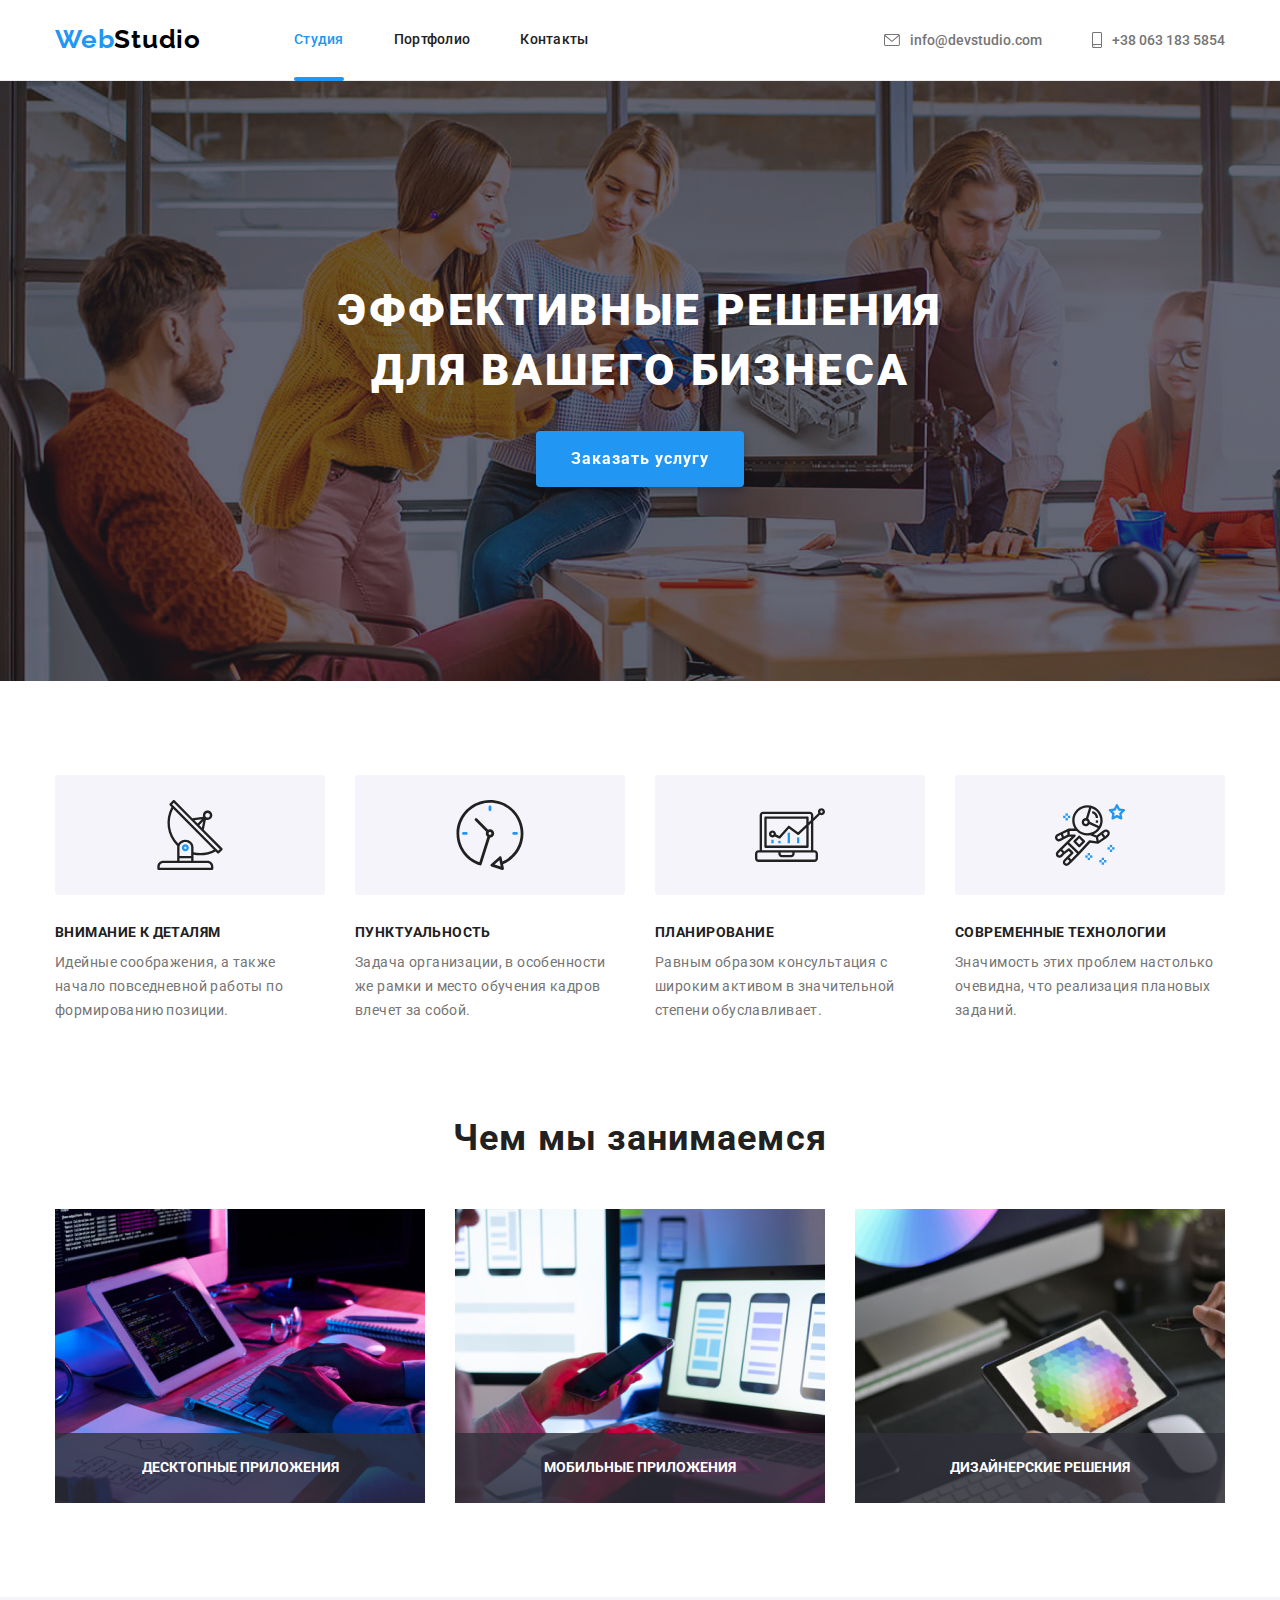
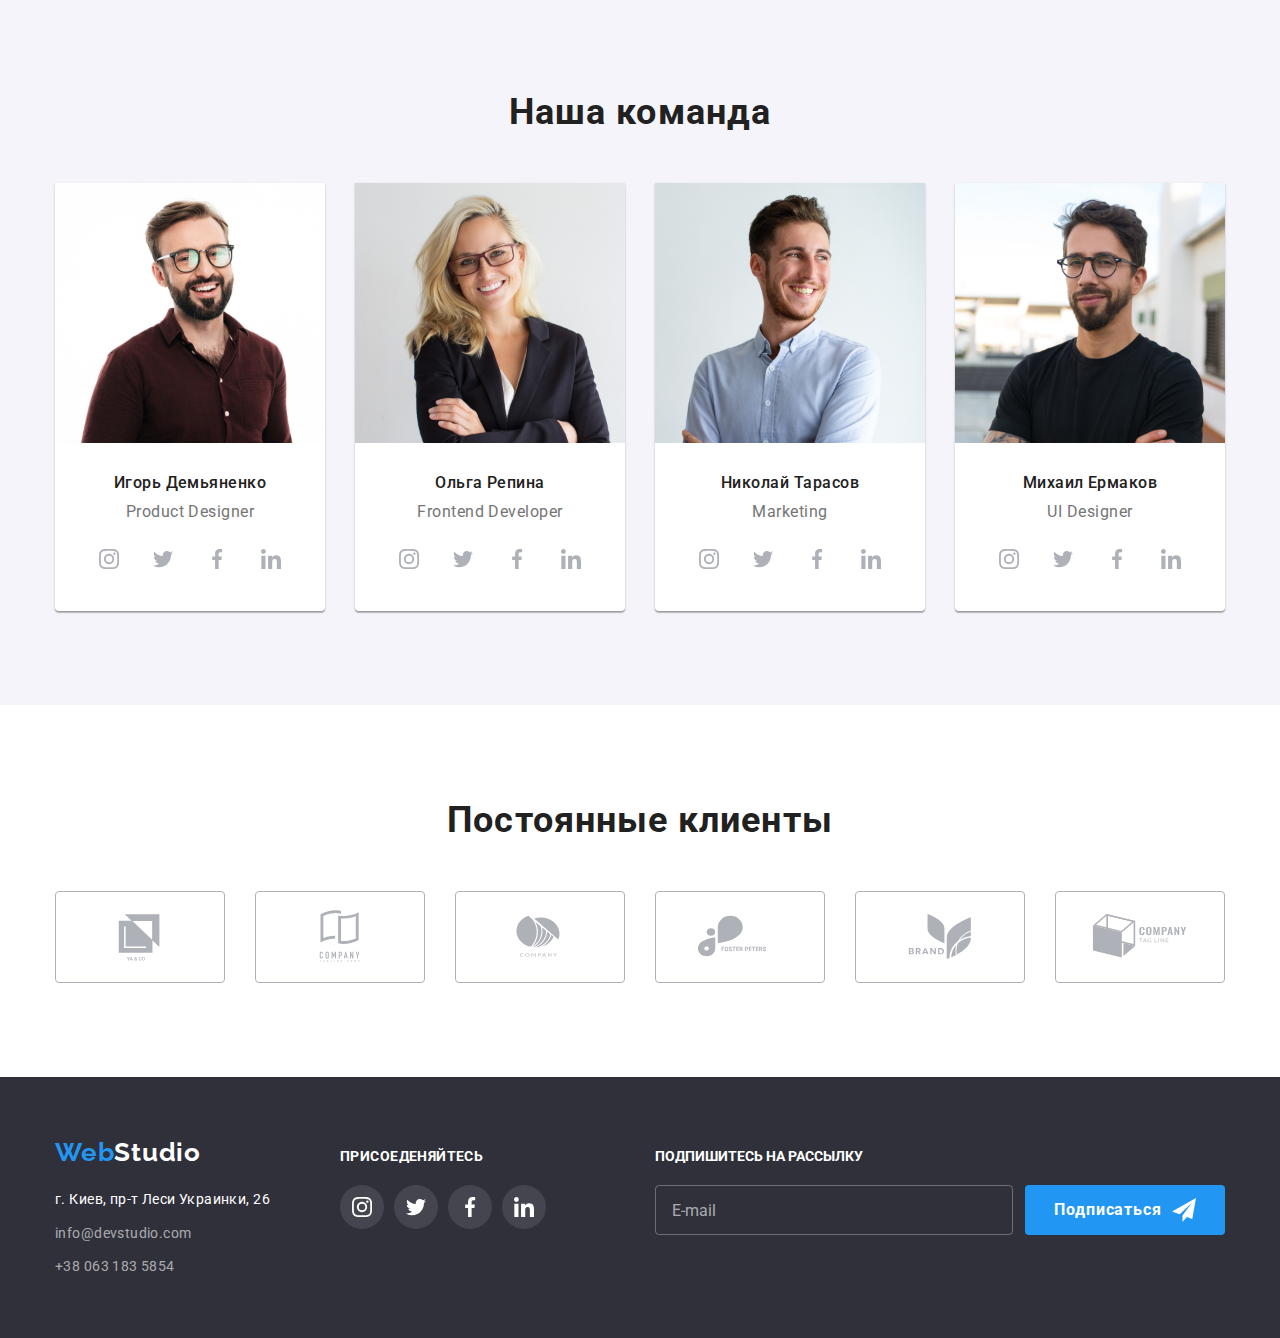
<file: index.html>
<!DOCTYPE html>
<html lang="ru">
  <head>
    <meta charset="UTF-8" />
    <meta http-equiv="X-UA-Compatible" content="IE=edge" />
    <meta name="viewport" content="width=device-width, initial-scale=1.0" />
    <title>Студия</title>
    <link
      rel="stylesheet"
      href="https://cdn.jsdelivr.net/npm/modern-normalize@1.1.0/modern-normalize.min.css"
    />
    <link rel="preconnect" href="https://fonts.googleapis.com" />
    <link rel="preconnect" href="https://fonts.gstatic.com" crossorigin />
    <link
      href="https://fonts.googleapis.com/css2?family=Raleway:wght@700&family=Roboto:wght@400;500;700;900&display=swap"
      rel="stylesheet"
    />
    <link rel="stylesheet" href="./css/main.min.css" />
  </head>
  <body>
    <!-- Header -->
    <header class="header">
      <div class="header__container container">
        <nav class="all-nav">
          <a class="logo-header" href="./index.html"
            >Web<span class="logo-header__accent">Studio</span></a
          >
          <ul class="site-nav">
            <li class="site-nav__item">
              <a class="site-nav__link site-nav__link--current" href="./index.html"
                >Студия</a
              >
            </li>
            <li class="site-nav__item">
              <a class="site-nav__link" href="./portfolio.html">Портфолио</a>
            </li>
            <li class="site-nav__item">
              <a class="site-nav__link" href="./box.html">Контакты</a>
            </li>
          </ul>
        </nav>
        <ul class="contact-nav">
          <li class="contact-nav__item">
            <a class="contact-nav__link" href="info@devstudio.com">
              <svg class="contact-nav__icon" width="16" height="12">
                <use href="./images/sprite.svg#envelope"></use>
              </svg>
              info@devstudio.com</a
            >
          </li>
          <li class="contact-nav__item">
            <a class="contact-nav__link" href="+380631835854">
              <svg class="contact-nav__icon" width="10" height="16">
                <use href="./images/sprite.svg#smartphone"></use>
              </svg>
              +38 063 183 5854</a
            >
          </li>
        </ul>
      </div>
    </header>

    <!-- Main -->
    <main>
      <!-- Hero -->
      <section class="hero">
        <div class="container">
          <h1 class="hero__title">Эффективные решения<br />для вашего бизнеса</h1>
          <button class="btn" type="button" data-modal-open>Заказать услугу</button>
        </div>
      </section>
      <!-- Модальное окно -->
      <div class="backdrop is-hidden" data-modal>
        <div class="modal">
          <button class="close-btn" type="button" data-modal-close aria-label="Закрыть">
            <svg class="close-btn__icon" width="18" height="18">
              <use href="./images/sprite.svg#close-btn"></use>
            </svg>
          </button>
          <!-- Форма -->
          <b class="modal__title">Оставьте свои данные, мы вам перезвоним</b>
          <form class="contact-form">
            <label class="contact-form__field">
              <span class="contact-form__label">Имя</span>
              <span class="contact-form__input-container">
                <input class="contact-form__input" name="name" type="text" />
                <svg class="contact-form__input-icon" width="18px" height="18px">
                  <use href="./images/sprite.svg#person"></use>
                </svg>
              </span>
            </label>

            <label class="contact-form__field">
              <span class="contact-form__label">Телефон</span>
              <span class="contact-form__input-container">
                <input class="contact-form__input" name="phone" type="tel" />
                <svg class="contact-form__input-icon" width="18px" height="18px">
                  <use href="./images/sprite.svg#phone"></use>
                </svg>
              </span>
            </label>

            <label class="contact-form__field">
              <span class="contact-form__label">Почта</span>
              <span class="contact-form__input-container">
                <input class="contact-form__input" name="email" type="email" />
                <svg class="contact-form__input-icon" width="18px" height="18px">
                  <use href="./images/sprite.svg#email"></use>
                </svg>
              </span>
            </label>

            <label class="contact-form__field contact-form__field--margin_bottom">
              <span class="contact-form__label">Комментарий</span>
              <textarea
                class="contact-form__comments"
                name="comments"
                placeholder="Введите текст"
              ></textarea>
            </label>

            <label class="contact-form__checkbox">
              <span class="contact-form__checkbox-container">
                <input
                  class="contact-form__main-checkbox"
                  name="agreement"
                  type="checkbox"
                />
                <svg
                  class="contact-form__inner-checkbox checkbox-icon-checked"
                  width="16px"
                  height="15px"
                >
                  <use href="./images/sprite.svg#check"></use>
                </svg>
                <span class="contact-form__outer-checkbox checkbox-icon-unchecked"></span>
              </span>
              <span class="contact-form__checkbox-label">
                Сошлашаюсь с рассылкой и принимаю
                <a
                  class="contact-form__checkbox-label-link"
                  href=""
                  target="_blank"
                  rel="noopener noreferrer"
                >
                  Условия договора</a
                >
              </span>
            </label>

            <button class="btn" type="submit">Отправить</button>
          </form>
        </div>
      </div>
      <!-- Особенности -->
      <section class="features">
        <div class="container">
          <h2 class="visually-hidden">Особенности</h2>
          <ul class="features__list">
            <li class="features__item features__icon-antenna">
              <h3 class="features__title">Внимание к деталям</h3>
              <p class="features__text">
                Идейные соображения, а также начало повседневной работы по формированию
                позиции.
              </p>
            </li>

            <li class="features__item features__icon-clock">
              <h3 class="features__title">Пунктуальность</h3>
              <p class="features__text">
                Задача организации, в особенности же рамки и место обучения кадров влечет
                за собой.
              </p>
            </li>

            <li class="features__item features__icon-diagram">
              <h3 class="features__title">Планирование</h3>
              <p class="features__text">
                Равным образом консультация с широким активом в значительной степени
                обуславливает.
              </p>
            </li>

            <li class="features__item features__icon-astronaut">
              <h3 class="features__title">Современные технологии</h3>
              <p class="features__text">
                Значимость этих проблем настолько очевидна, что реализация плановых
                заданий.
              </p>
            </li>
          </ul>
        </div>
      </section>

      <!-- What are we doing -->
      <section class="work">
        <div class="container">
          <h2 class="work__title">Чем мы занимаемся</h2>
          <ul class="work__list">
            <li class="work__item">
              <img
                src="./images/what-are-we-doing/img-1.jpg"
                alt="keyboard"
                width="370"
                height="294"
              />
              <p class="work__caption">Десктопные приложения</p>
            </li>

            <li class="work__item">
              <img
                src="./images/what-are-we-doing/img-2.jpg"
                alt="mobile"
                width="370"
                height="294"
              />
              <p class="work__caption">Мобильные приложения</p>
            </li>

            <li class="work__item">
              <img
                src="./images/what-are-we-doing/img-3.jpg"
                alt="tablet"
                width="370"
                height="294"
              />
              <p class="work__caption">Дизайнерские решения</p>
            </li>
          </ul>
        </div>
      </section>

      <!-- Team -->
      <section class="team">
        <div class="container">
          <h2 class="team__title">Наша команда</h2>
          <ul class="team__list">
            <li class="team-card">
              <img
                src="./images/team-section/img-4.jpg"
                alt="Product Designer"
                width="270"
                height="260"
              />
              <div class="team-card__text">
                <h3 class="team-card__name">Игорь Демьяненко</h3>
                <p class="team-card__skill" lang="en">Product Designer</p>
                <ul class="team-card__list">
                  <li class="team-card__item">
                    <a
                      class="team-card__link"
                      href=""
                      target="_blank"
                      rel="noopener noreferrer"
                      aria-label="иконка instagram"
                    >
                      <svg class="team-card__icon" width="20" height="20">
                        <use href="./images/sprite.svg#instagram"></use>
                      </svg>
                    </a>
                  </li>
                  <li class="team-card__item">
                    <a
                      class="team-card__link"
                      href=""
                      target="_blank"
                      rel="noopener noreferrer"
                      aria-label="иконка twitter"
                    >
                      <svg class="team-card__icon" width="20" height="20">
                        <use href="./images/sprite.svg#twitter"></use>
                      </svg>
                    </a>
                  </li>
                  <li class="team-card__item">
                    <a
                      class="team-card__link"
                      href=""
                      target="_blank"
                      rel="noopener noreferrer"
                      aria-label="иконка facebook"
                    >
                      <svg class="team-card__icon" width="20" height="20">
                        <use href="./images/sprite.svg#facebook"></use>
                      </svg>
                    </a>
                  </li>
                  <li class="team-card__item">
                    <a
                      class="team-card__link"
                      href=""
                      target="_blank"
                      rel="noopener noreferrer"
                      aria-label="иконка linkedin"
                    >
                      <svg class="team-card__icon" width="20" height="20">
                        <use href="./images/sprite.svg#linkedin"></use>
                      </svg>
                    </a>
                  </li>
                </ul>
              </div>
            </li>
            <li class="team-card">
              <img
                src="./images/team-section/img-5.jpg"
                alt="Frontend Developer"
                width="270"
                height="260"
              />
              <div class="team-card__text">
                <h3 class="team-card__name">Ольга Репина</h3>
                <p class="team-card__skill" lang="en">Frontend Developer</p>
                <ul class="team-card__list">
                  <li class="team-card__item">
                    <a
                      class="team-card__link"
                      href=""
                      target="_blank"
                      rel="noopener noreferrer"
                      aria-label="иконка instagram"
                    >
                      <svg class="team-card__icon" width="20" height="20">
                        <use href="./images/sprite.svg#instagram"></use>
                      </svg>
                    </a>
                  </li>
                  <li class="team-card__item">
                    <a
                      class="team-card__link"
                      href=""
                      target="_blank"
                      rel="noopener noreferrer"
                      aria-label="иконка twitter"
                    >
                      <svg class="team-card__icon" width="20" height="20">
                        <use href="./images/sprite.svg#twitter"></use>
                      </svg>
                    </a>
                  </li>
                  <li class="team-card__item">
                    <a
                      class="team-card__link"
                      href=""
                      target="_blank"
                      rel="noopener noreferrer"
                      aria-label="иконка facebook"
                    >
                      <svg class="team-card__icon" width="20" height="20">
                        <use href="./images/sprite.svg#facebook"></use>
                      </svg>
                    </a>
                  </li>
                  <li class="team-card__item">
                    <a
                      class="team-card__link"
                      href=""
                      target="_blank"
                      rel="noopener noreferrer"
                      aria-label="иконка linkedin"
                    >
                      <svg class="team-card__icon" width="20" height="20">
                        <use href="./images/sprite.svg#linkedin"></use>
                      </svg>
                    </a>
                  </li>
                </ul>
              </div>
            </li>
            <li class="team-card">
              <img
                src="./images/team-section/img-6.jpg"
                alt="Marketing"
                width="270"
                height="260"
              />
              <div class="team-card__text">
                <h3 class="team-card__name">Николай Тарасов</h3>
                <p class="team-card__skill" lang="en">Marketing</p>
                <ul class="team-card__list">
                  <li class="team-card__item">
                    <a
                      class="team-card__link"
                      href=""
                      target="_blank"
                      rel="noopener noreferrer"
                      aria-label="иконка instagram"
                    >
                      <svg class="team-card__icon" width="20" height="20">
                        <use href="./images/sprite.svg#instagram"></use>
                      </svg>
                    </a>
                  </li>
                  <li class="team-card__item">
                    <a
                      class="team-card__link"
                      href=""
                      target="_blank"
                      rel="noopener noreferrer"
                      aria-label="иконка twitter"
                    >
                      <svg class="team-card__icon" width="20" height="20">
                        <use href="./images/sprite.svg#twitter"></use>
                      </svg>
                    </a>
                  </li>
                  <li class="team-card__item">
                    <a
                      class="team-card__link"
                      href=""
                      target="_blank"
                      rel="noopener noreferrer"
                      aria-label="иконка facebook"
                    >
                      <svg class="team-card__icon" width="20" height="20">
                        <use href="./images/sprite.svg#facebook"></use>
                      </svg>
                    </a>
                  </li>
                  <li class="team-card__item">
                    <a
                      class="team-card__link"
                      href=""
                      target="_blank"
                      rel="noopener noreferrer"
                      aria-label="иконка linkedin"
                    >
                      <svg class="team-card__icon" width="20" height="20">
                        <use href="./images/sprite.svg#linkedin"></use>
                      </svg>
                    </a>
                  </li>
                </ul>
              </div>
            </li>
            <li class="team-card">
              <img
                src="./images/team-section/img-7.jpg"
                alt="UI Designer"
                width="270"
                height="260"
              />
              <div class="team-card__text">
                <h3 class="team-card__name">Михаил Ермаков</h3>
                <p class="team-card__skill" lang="en">UI Designer</p>
                <ul class="team-card__list">
                  <li class="team-card__item">
                    <a
                      class="team-card__link"
                      href=""
                      target="_blank"
                      rel="noopener noreferrer"
                      aria-label="иконка instagram"
                    >
                      <svg class="team-card__icon" width="20" height="20">
                        <use href="./images/sprite.svg#instagram"></use>
                      </svg>
                    </a>
                  </li>
                  <li class="team-card__item">
                    <a
                      class="team-card__link"
                      href=""
                      target="_blank"
                      rel="noopener noreferrer"
                      aria-label="иконка twitter"
                    >
                      <svg class="team-card__icon" width="20" height="20">
                        <use href="./images/sprite.svg#twitter"></use>
                      </svg>
                    </a>
                  </li>
                  <li class="team-card__item">
                    <a
                      class="team-card__link"
                      href=""
                      target="_blank"
                      rel="noopener noreferrer"
                      aria-label="иконка facebook"
                    >
                      <svg class="team-card__icon" width="20" height="20">
                        <use href="./images/sprite.svg#facebook"></use>
                      </svg>
                    </a>
                  </li>
                  <li class="team-card__item">
                    <a
                      class="team-card__link"
                      href=""
                      target="_blank"
                      rel="noopener noreferrer"
                      aria-label="иконка linkedin"
                    >
                      <svg class="team-card__icon" width="20" height="20">
                        <use href="./images/sprite.svg#linkedin"></use>
                      </svg>
                    </a>
                  </li>
                </ul>
              </div>
            </li>
          </ul>
        </div>
      </section>

      <!-- Постоянные клиенты -->
      <section class="clients">
        <div class="container">
          <h2 class="title-clients">Постоянные клиенты</h2>
          <ul class="ul-clients">
            <li class="client">
              <a class="link-client" href="">
                <svg class="icon-client" width="106" height="60">
                  <use href="./images/sprite.svg#logo"></use>
                </svg>
              </a>
            </li>
            <li class="client">
              <a class="link-client" href="">
                <svg class="icon-client" width="106" height="60">
                  <use href="./images/sprite.svg#logo2"></use>
                </svg>
              </a>
            </li>
            <li class="client">
              <a class="link-client" href="">
                <svg class="icon-client" width="106" height="60">
                  <use href="./images/sprite.svg#logo3"></use>
                </svg>
              </a>
            </li>
            <li class="client">
              <a class="link-client" href="">
                <svg class="icon-client" width="106" height="60">
                  <use href="./images/sprite.svg#logo4"></use>
                </svg>
              </a>
            </li>
            <li class="client">
              <a class="link-client" href="">
                <svg class="icon-client" width="106" height="60">
                  <use href="./images/sprite.svg#logo5"></use>
                </svg>
              </a>
            </li>
            <li class="client">
              <a class="link-client" href="">
                <svg class="icon-client" width="106" height="60">
                  <use href="./images/sprite.svg#logo6"></use>
                </svg>
              </a>
            </li>
          </ul>
        </div>
      </section>
    </main>

    <!-- Footer -->
    <footer class="footer">
      <div class="container div-footer">
        <div class="div-contact-footer">
          <a class="logo-footer" href="./index.html"
            >Web<span class="logo-footer__accent">Studio</span></a
          >
          <address class="address">г. Киев, пр-т Леси Украинки, 26</address>
          <ul>
            <li class="li-footer">
              <a class="contact-footer" href="info@devstudio.com">info@devstudio.com</a>
            </li>
            <li class="li-footer">
              <a class="contact-footer" href="+380631835854">+38 063 183 5854</a>
            </li>
          </ul>
        </div>

        <!-- Присоеденяйтесь -->
        <div class="join">
          <h3 class="title-join">Присоеденяйтесь</h3>
          <ul class="ul-join">
            <li class="li-join">
              <a
                class="link-join"
                href=""
                target="_blank"
                rel="noopener noreferrer"
                aria-label="иконка instagram"
              >
                <svg class="icon-join" width="20" height="20">
                  <use href="./images/sprite.svg#instagram"></use>
                </svg>
              </a>
            </li>
            <li class="li-join">
              <a
                class="link-join"
                href=""
                target="_blank"
                rel="noopener noreferrer"
                aria-label="иконка twitter"
              >
                <svg class="icon-join" width="20" height="20">
                  <use href="./images/sprite.svg#twitter"></use>
                </svg>
              </a>
            </li>
            <li class="li-join">
              <a
                class="link-join"
                href=""
                target="_blank"
                rel="noopener noreferrer"
                aria-label="иконка facebook"
              >
                <svg class="icon-join" width="20" height="20">
                  <use href="./images/sprite.svg#facebook"></use>
                </svg>
              </a>
            </li>
            <li class="li-join">
              <a
                class="link-join"
                href=""
                target="_blank"
                rel="noopener noreferrer"
                aria-label="иконка linkedin"
              >
                <svg class="icon-join" width="20" height="20">
                  <use href="./images/sprite.svg#linkedin"></use>
                </svg>
              </a>
            </li>
          </ul>
        </div>
        <!-- Подпишитесь -->
        <div class="footer-form">
          <b class="title-footer-form">Подпишитесь на рассылку</b>
          <form class="subscribe-form" autocomplete="off">
            <label class="hidden-caption" for="footer-email">Почта</label>
            <input
              class="subscribe-form-email"
              name="email"
              type="email"
              id="footer-email"
              placeholder="E-mail"
            />
            <button class="f-f" type="submit">
              <span class="footer-button-content">
                Подписаться
                <svg class="footer-button-icon" width="24" height="24">
                  <use href="./images/sprite.svg#icon-send"></use>
                </svg>
              </span>
            </button>
          </form>
        </div>
      </div>
    </footer>
    <script src="./modal.js"></script>
  </body>
</html>
</file>
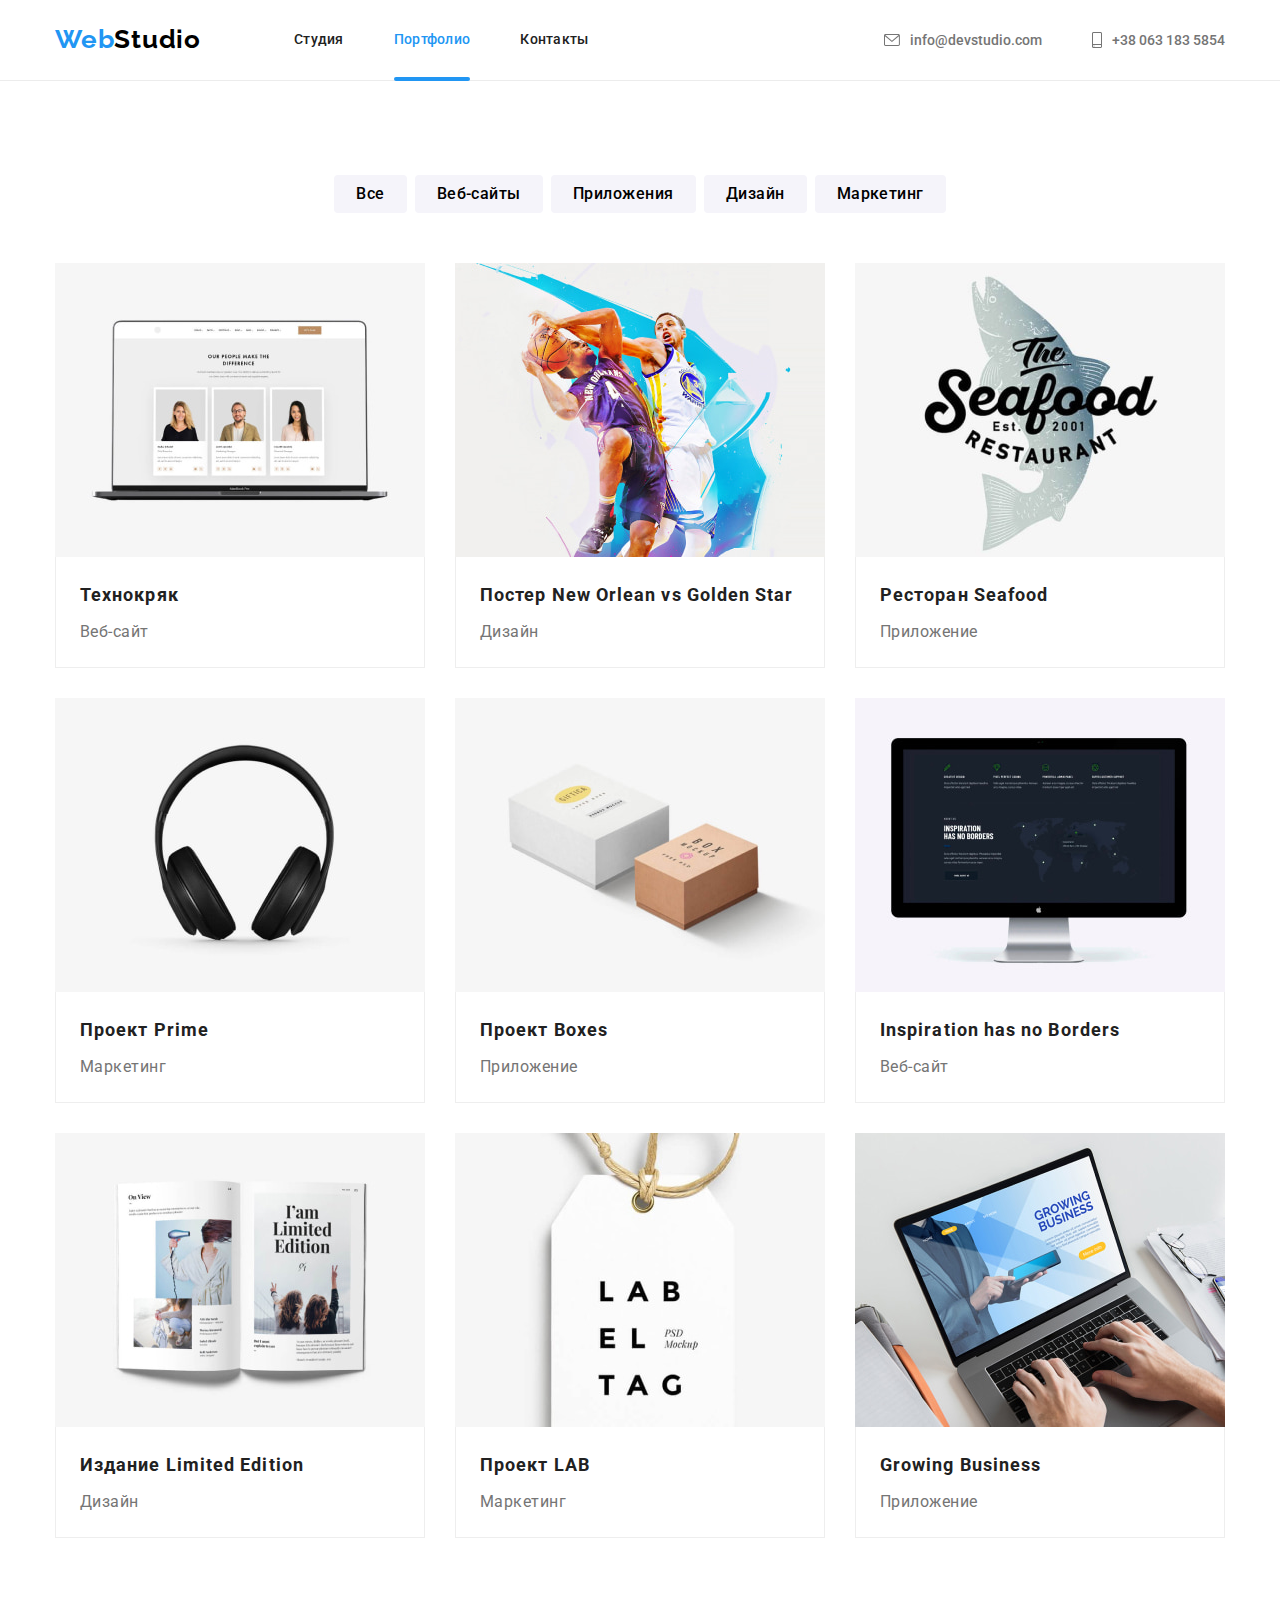
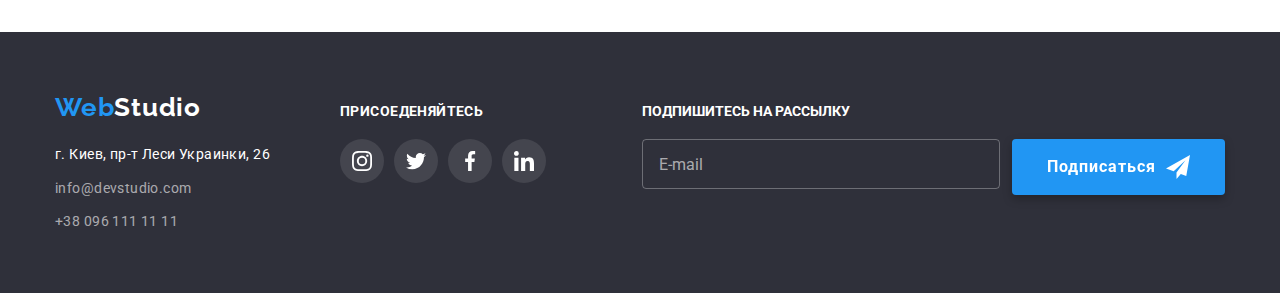
<file: portfolio.html>
<!DOCTYPE html>
<html lang="ru">
  <head>
    <meta charset="UTF-8" />
    <meta http-equiv="X-UA-Compatible" content="IE=edge" />
    <meta name="viewport" content="width=device-width, initial-scale=1.0" />
    <title>Портфолио</title>
    <link
      rel="stylesheet"
      href="https://cdn.jsdelivr.net/npm/modern-normalize@1.1.0/modern-normalize.min.css"
    />
    <link
      href="https://fonts.googleapis.com/css2?family=Raleway:wght@700&family=Roboto:wght@400;500;700;900&display=swap"
      rel="stylesheet"
    />
    <link rel="stylesheet" href="./css/main.min.css" />
  </head>
  <body>
    <!-- Header -->
    <header class="header">
      <div class="header__container container">
        <nav class="all-nav">
          <a class="logo-header" href="./index.html"
            >Web<span class="logo-header__accent">Studio</span></a
          >
          <ul class="site-nav">
            <li class="site-nav__item">
              <a class="site-nav__link" href="./index.html">Студия</a>
            </li>
            <li class="site-nav__item">
              <a class="site-nav__link site-nav__link--current" href="./portfolio.html"
                >Портфолио</a
              >
            </li>
            <li class="site-nav__item">
              <a class="site-nav__link" href="./box.html">Контакты</a>
            </li>
          </ul>
        </nav>
        <ul class="contact-nav">
          <li class="contact-nav__item">
            <a class="contact-nav__link" href="info@devstudio.com">
              <svg class="contact-nav__icon" width="16" height="12">
                <use href="./images/sprite.svg#envelope"></use>
              </svg>
              info@devstudio.com</a
            >
          </li>
          <li class="contact-nav__item">
            <a class="contact-nav__link" href="+380631835854">
              <svg class="contact-nav__icon" width="10" height="16">
                <use href="./images/sprite.svg#smartphone"></use>
              </svg>
              +38 063 183 5854</a
            >
          </li>
        </ul>
      </div>
    </header>

    <!-- Main -->
    <main>
      <section class="portfolio">
        <div class="container">
          <!-- Кнопки/Фильтр -->
          <ul class="btn-filter">
            <li><button class="btn-portfolio" type="button">Все</button></li>
            <li><button class="btn-portfolio" type="button">Веб-сайты</button></li>
            <li><button class="btn-portfolio" type="button">Приложения</button></li>
            <li><button class="btn-portfolio" type="button">Дизайн</button></li>
            <li><button class="btn-portfolio" type="button">Маркетинг</button></li>
          </ul>

          <!-- Карточки -->
          <ul class="cards">
            <li class="card">
              <a class="link-card" href="">
                <div class="daddy">
                  <img src="./images/portfolio/por1.jpg" alt="" />
                  <div class="menu">
                    <p class="paragraph">
                      Ресурс предлагает комплексные предложения с разным уровнем
                      функционала и сервисов. Все это позволит посетителю получить
                      исчерпывающие сведения о компании или частном лице.
                    </p>
                  </div>
                </div>
                <div class="card-text">
                  <h2 class="name-project">Технокряк</h2>
                  <p class="filter-mark">Веб-сайт</p>
                </div>
              </a>
            </li>
            <li class="card">
              <a class="link-card" href="">
                <div class="daddy">
                  <img src="./images/portfolio/por2.jpg" alt="" />
                  <div class="menu">
                    <p class="paragraph">
                      Ресурс предлагает комплексные предложения с разным уровнем
                      функционала и сервисов. Все это позволит посетителю получить
                      исчерпывающие сведения о компании или частном лице.
                    </p>
                  </div>
                </div>
                <div class="card-text">
                  <h2 class="name-project">Постер New Orlean vs Golden Star</h2>
                  <p class="filter-mark">Дизайн</p>
                </div>
              </a>
            </li>
            <li class="card">
              <a class="link-card" href="">
                <div class="daddy">
                  <img src="./images/portfolio/por3.jpg" alt="" />
                  <div class="menu">
                    <p class="paragraph">
                      Ресурс предлагает комплексные предложения с разным уровнем
                      функционала и сервисов. Все это позволит посетителю получить
                      исчерпывающие сведения о компании или частном лице.
                    </p>
                  </div>
                </div>
                <div class="card-text">
                  <h2 class="name-project">Ресторан Seafood</h2>
                  <p class="filter-mark">Приложение</p>
                </div>
              </a>
            </li>
            <li class="card">
              <a class="link-card" href="">
                <div class="daddy">
                  <img src="./images/portfolio/por4.jpg" alt="" />
                  <div class="menu">
                    <p class="paragraph">
                      Ресурс предлагает комплексные предложения с разным уровнем
                      функционала и сервисов. Все это позволит посетителю получить
                      исчерпывающие сведения о компании или частном лице.
                    </p>
                  </div>
                </div>
                <div class="card-text">
                  <h2 class="name-project">Проект Prime</h2>
                  <p class="filter-mark">Маркетинг</p>
                </div>
              </a>
            </li>
            <li class="card">
              <a class="link-card" href="">
                <div class="daddy">
                  <img src="./images/portfolio/por5.jpg" alt="" />
                  <div class="menu">
                    <p class="paragraph">
                      Ресурс предлагает комплексные предложения с разным уровнем
                      функционала и сервисов. Все это позволит посетителю получить
                      исчерпывающие сведения о компании или частном лице.
                    </p>
                  </div>
                </div>
                <div class="card-text">
                  <h2 class="name-project">Проект Boxes</h2>
                  <p class="filter-mark">Приложение</p>
                </div>
              </a>
            </li>
            <li class="card">
              <a class="link-card" href="">
                <div class="daddy">
                  <img src="./images/portfolio/por6.jpg" alt="" />
                  <div class="menu">
                    <p class="paragraph">
                      Ресурс предлагает комплексные предложения с разным уровнем
                      функционала и сервисов. Все это позволит посетителю получить
                      исчерпывающие сведения о компании или частном лице.
                    </p>
                  </div>
                </div>
                <div class="card-text">
                  <h2 class="name-project">Inspiration has no Borders</h2>
                  <p class="filter-mark">Веб-сайт</p>
                </div>
              </a>
            </li>
            <li class="card">
              <a class="link-card" href="">
                <div class="daddy">
                  <img src="./images/portfolio/por7.jpg" alt="" />
                  <div class="menu">
                    <p class="paragraph">
                      Ресурс предлагает комплексные предложения с разным уровнем
                      функционала и сервисов. Все это позволит посетителю получить
                      исчерпывающие сведения о компании или частном лице.
                    </p>
                  </div>
                </div>
                <div class="card-text">
                  <h2 class="name-project">Издание Limited Edition</h2>
                  <p class="filter-mark">Дизайн</p>
                </div>
              </a>
            </li>
            <li class="card">
              <a class="link-card" href="">
                <div class="daddy">
                  <img src="./images/portfolio/por8.jpg" alt="" />
                  <div class="menu">
                    <p class="paragraph">
                      Ресурс предлагает комплексные предложения с разным уровнем
                      функционала и сервисов. Все это позволит посетителю получить
                      исчерпывающие сведения о компании или частном лице.
                    </p>
                  </div>
                </div>
                <div class="card-text">
                  <h2 class="name-project">Проект LAB</h2>
                  <p class="filter-mark">Маркетинг</p>
                </div>
              </a>
            </li>
            <li class="card">
              <a class="link-card" href="">
                <div class="daddy">
                  <img src="./images/portfolio/por9.jpg" alt="" />
                  <div class="menu">
                    <p class="paragraph">
                      Ресурс предлагает комплексные предложения с разным уровнем
                      функционала и сервисов. Все это позволит посетителю получить
                      исчерпывающие сведения о компании или частном лице.
                    </p>
                  </div>
                </div>
                <div class="card-text">
                  <h2 class="name-project">Growing Business</h2>
                  <p class="filter-mark">Приложение</p>
                </div>
              </a>
            </li>
          </ul>
        </div>
      </section>
    </main>

    <!-- Footer -->
    <footer class="footer">
      <div class="container div-footer">
        <div class="div-contact-footer">
          <a class="logo-footer" href="./index.html"
            >Web<span class="logo-footer__accent">Studio</span></a
          >
          <address class="address">г. Киев, пр-т Леси Украинки, 26</address>
          <ul>
            <li class="li-footer">
              <a class="contact-footer" href="info@devstudio.com">info@devstudio.com</a>
            </li>
            <li class="li-footer">
              <a class="contact-footer" href="+380961111111">+38 096 111 11 11</a>
            </li>
          </ul>
        </div>

        <!-- Присоеденяйтесь -->
        <div class="join">
          <h3 class="title-join">Присоеденяйтесь</h3>
          <ul class="ul-join">
            <li class="li-join">
              <a
                class="link-join"
                href=""
                target="_blank"
                rel="noopener noreferrer"
                aria-label="иконка instagram"
              >
                <svg class="icon-join" width="20" height="20">
                  <use href="./images/sprite.svg#instagram"></use>
                </svg>
              </a>
            </li>
            <li class="li-join">
              <a
                class="link-join"
                href=""
                target="_blank"
                rel="noopener noreferrer"
                aria-label="иконка twitter"
              >
                <svg class="icon-join" width="20" height="20">
                  <use href="./images/sprite.svg#twitter"></use>
                </svg>
              </a>
            </li>
            <li class="li-join">
              <a
                class="link-join"
                href=""
                target="_blank"
                rel="noopener noreferrer"
                aria-label="иконка facebook"
              >
                <svg class="icon-join" width="20" height="20">
                  <use href="./images/sprite.svg#facebook"></use>
                </svg>
              </a>
            </li>
            <li class="li-join">
              <a
                class="link-join"
                href=""
                target="_blank"
                rel="noopener noreferrer"
                aria-label="иконка linkedin"
              >
                <svg class="icon-join" width="20" height="20">
                  <use href="./images/sprite.svg#linkedin"></use>
                </svg>
              </a>
            </li>
          </ul>
        </div>
        <!-- Подпишитесь -->
        <div class="footer-form">
          <b class="title-footer-form">Подпишитесь на рассылку</b>
          <form class="subscribe-form" autocomplete="off">
            <label class="hidden-caption" for="footer-email">Почта</label>
            <input
              class="subscribe-form-email"
              name="email"
              type="email"
              id="footer-email"
              placeholder="E-mail"
            />
            <button class="btn f-f" type="submit">
              <span class="footer-button-content">
                Подписаться
                <svg class="footer-button-icon" width="24" height="24">
                  <use href="./images/sprite.svg#icon-send"></use>
                </svg>
              </span>
            </button>
          </form>
        </div>
      </div>
    </footer>
  </body>
</html>
</file>
<file: css/main.min.css>
:root{--color-text: #757575;--black-text: #000;--light-black-text: #212121;--color-focus: #2196f3;--white-text: #ffffff;--secondary-white: rgba(255, 255, 255, 0.6);--primary-backgrounds: #ffffff;--secondary-backgrounds: #f5f4fa;--footer: #2f303a}body{font-family:Roboto, sans-serif;font-size:14px;color:var(--color-text)}ul{list-style:none}h1,h2,h3,h4,h5,h6,p,ul{margin:0%;padding:0%}img{display:block;max-width:100%}button{cursor:pointer}.container{width:1200px;padding-right:15px;padding-left:15px;margin-right:auto;margin-left:auto}.visually-hidden{position:absolute;width:1px;height:1px;margin:-1px;border:0;padding:0;white-space:nowrap;-webkit-clip-path:inset(100%);clip-path:inset(100%);clip:rect(0 0 0 0);overflow:hidden}.header{width:100%;top:0;left:0;border-bottom:1px solid #ececec;background-color:var(--primary-backgrounds)}.header__container{display:-webkit-box;display:-ms-flexbox;display:flex;-webkit-box-align:center;-ms-flex-align:center;align-items:center}.logo-header{margin-right:93px;font-family:Raleway, cursive;font-weight:700;font-size:26px;line-height:1.2;letter-spacing:0.03em;text-decoration:none;color:var(--color-focus)}.logo-header__accent{color:var(--black-text)}.logo-footer{display:inline-block;margin-bottom:20px;font-family:Raleway, cursive;font-weight:700;font-size:26px;line-height:1.2;letter-spacing:0.03em;text-decoration:none;color:var(--color-focus)}.logo-footer__accent{color:var(--white-text)}.all-nav{display:-webkit-box;display:-ms-flexbox;display:flex;-webkit-box-align:center;-ms-flex-align:center;align-items:center}.site-nav{display:-webkit-box;display:-ms-flexbox;display:flex}.site-nav__item{position:relative}.site-nav__item:not(:last-child){margin-right:50px}.site-nav__link{padding-top:32px;padding-bottom:32px;display:block;font-weight:500;font-size:14px;line-height:1.14;letter-spacing:0.02em;text-decoration:none;color:var(--light-black-text);-webkit-transition:color 250ms cubic-bezier(0.4, 0, 0.2, 1);transition:color 250ms cubic-bezier(0.4, 0, 0.2, 1)}.site-nav__link:hover,.site-nav__link:focus{color:var(--color-focus)}.site-nav__link--current{color:var(--color-focus)}.site-nav__link--current::after{content:'';position:absolute;left:0;bottom:-1px;width:100%;height:4px;background-color:var(--color-focus);border-radius:2px}.contact-nav{display:-webkit-box;display:-ms-flexbox;display:flex;-webkit-box-align:center;-ms-flex-align:center;align-items:center;margin-left:auto;padding:0}.contact-nav .contact-nav__item+.contact-nav__item{margin-left:50px}.contact-nav__link{text-decoration:none;font-weight:500;color:var(--color-text);-webkit-transition:color 250ms cubic-bezier(0.4, 0, 0.2, 1);transition:color 250ms cubic-bezier(0.4, 0, 0.2, 1)}.contact-nav__link:hover,.contact-nav__link:focus{color:var(--color-focus)}.contact-nav__link{display:-webkit-box;display:-ms-flexbox;display:flex;-webkit-box-align:center;-ms-flex-align:center;align-items:center;color:var(--color-text)}.contact-nav__icon{margin-right:10px;fill:currentColor}.hero{margin-right:auto;margin-left:auto;padding-top:200px;padding-bottom:200px;max-width:1600px;max-height:600px;text-align:center;background-color:#2f303a;background-image:-webkit-gradient(linear, left top, left bottom, from(rgba(47,48,58,0.4)), to(rgba(47,48,58,0.4))),url(../images/header/header.jpg);background-image:linear-gradient(rgba(47,48,58,0.4), rgba(47,48,58,0.4)),url(../images/header/header.jpg)}.hero__title{margin:0 0 30px 0;font-weight:900;font-size:44px;line-height:1.36;letter-spacing:0.06em;text-transform:uppercase;color:var(--white-text)}.backdrop{z-index:5;position:fixed;top:0;left:0;width:100%;height:100%;background-color:rgba(0,0,0,0.2);-webkit-transition:opacity 250ms cubic-bezier(0.4, 0, 0.2, 1),visibility 250ms cubic-bezier(0.4, 0, 0.2, 1);transition:opacity 250ms cubic-bezier(0.4, 0, 0.2, 1),visibility 250ms cubic-bezier(0.4, 0, 0.2, 1)}.backdrop.is-hidden{opacity:0;visibility:hidden;pointer-events:none}.modal{position:absolute;top:50%;left:50%;padding:40px;width:528px;height:581px;background-color:#fff;-webkit-box-shadow:0px 1px 3px rgba(0,0,0,0.12),0px 1px 1px rgba(0,0,0,0.14),0px 2px 1px rgba(0,0,0,0.2);box-shadow:0px 1px 3px rgba(0,0,0,0.12),0px 1px 1px rgba(0,0,0,0.14),0px 2px 1px rgba(0,0,0,0.2);border-radius:4px;-webkit-transition:opacity 250ms cubic-bezier(0.4, 0, 0.2, 1),-webkit-transform 250ms cubic-bezier(0.4, 0, 0.2, 1);transition:opacity 250ms cubic-bezier(0.4, 0, 0.2, 1),-webkit-transform 250ms cubic-bezier(0.4, 0, 0.2, 1);transition:transform 250ms cubic-bezier(0.4, 0, 0.2, 1),opacity 250ms cubic-bezier(0.4, 0, 0.2, 1);transition:transform 250ms cubic-bezier(0.4, 0, 0.2, 1),opacity 250ms cubic-bezier(0.4, 0, 0.2, 1),-webkit-transform 250ms cubic-bezier(0.4, 0, 0.2, 1)}.backdrop.is-hidden .modal{-webkit-transform:translate(-50%, -50%) scaleX(2.5);transform:translate(-50%, -50%) scaleX(2.5);opacity:0}.backdrop .modal{-webkit-transform:translate(-50%, -50%) scale(1);transform:translate(-50%, -50%) scale(1);opacity:1}.close-btn{position:absolute;top:8px;right:8px;display:-webkit-box;display:-ms-flexbox;display:flex;-webkit-box-pack:center;-ms-flex-pack:center;justify-content:center;-webkit-box-align:center;-ms-flex-align:center;align-items:center;padding:0;margin:0;width:30px;height:30px;color:#000;background-color:#fff;border:1px solid rgba(0,0,0,0.1);border-radius:50%;-webkit-transition:color 250ms cubic-bezier(0.4, 0, 0.2, 1);transition:color 250ms cubic-bezier(0.4, 0, 0.2, 1)}.close-btn:hover,.close-btn:focus{color:var(--color-focus)}.close-btn__icon{fill:currentColor}.modal__title{display:-webkit-box;display:-ms-flexbox;display:flex;-webkit-box-pack:center;-ms-flex-pack:center;justify-content:center;margin-bottom:12px;font-weight:700;font-size:20px;line-height:1.15;color:var(--light-black-text)}.contact-form{text-align:center}.contact-form__field{display:block;margin-bottom:10px;text-align:left}.contact-form__label{display:inline-block;margin-bottom:4px;font-size:12px;line-height:1.17;letter-spacing:0.01em}.contact-form__field--margin_bottom{margin-bottom:20px}.contact-form__input-container{position:relative;display:block}.contact-form__input{display:-webkit-box;display:-ms-flexbox;display:flex;width:100%;height:40px;padding:12px 16px;padding-left:42px;letter-spacing:0.01em;color:var(--light-black-text);border:1px solid rgba(33,33,33,0.2);border-radius:4px;-webkit-transition:border-color 250ms cubic-bezier(0.4, 0, 0.2, 1);transition:border-color 250ms cubic-bezier(0.4, 0, 0.2, 1)}.contact-form__field:focus-within .contact-form__input,.contact-form__field:focus-within .contact-form__comments{outline:0;border-color:var(--color-focus)}.contact-form__input:hover,.contact-form__comments:hover{border-color:var(--color-focus)}.contact-form__input-icon{position:absolute;top:50%;left:13px;color:var(--light-black-text);fill:currentColor;-webkit-transform:translateY(-50%);transform:translateY(-50%);-webkit-transition:color 250ms cubic-bezier(0.4, 0, 0.2, 1);transition:color 250ms cubic-bezier(0.4, 0, 0.2, 1)}.contact-form__field:focus-within .contact-form__input-icon{color:var(--color-focus)}.contact-form__comments{display:-webkit-box;display:-ms-flexbox;display:flex;width:100%;height:120px;padding:12px 16px;resize:none;color:var(--light-black-text);border:1px solid rgba(33,33,33,0.2);border-radius:4px;-webkit-transition:border-color 250ms cubic-bezier(0.4, 0, 0.2, 1);transition:border-color 250ms cubic-bezier(0.4, 0, 0.2, 1)}.contact-form__checkbox{display:-webkit-box;display:-ms-flexbox;display:flex;-webkit-box-pack:center;-ms-flex-pack:center;justify-content:center;-webkit-box-align:center;-ms-flex-align:center;align-items:center;margin-bottom:30px}.contact-form__checkbox-container{position:relative;display:block;width:16px;height:15px;margin-right:8px;cursor:pointer}.contact-form__main-checkbox{position:absolute;white-space:nowrap;width:1px;height:1px;overflow:hidden;border:0;padding:0;clip:rect(0 0 0 0);-webkit-clip-path:inset(50%);clip-path:inset(50%);margin:-1px}.contact-form__inner-checkbox{position:absolute;top:0;left:0;width:16px;height:15px;-webkit-transform:scale(0.2);transform:scale(0.2);opacity:0;-webkit-transition:opacity 250ms cubic-bezier(0.4, 0, 0.2, 1),-webkit-transform 250ms cubic-bezier(0.4, 0, 0.2, 1);transition:opacity 250ms cubic-bezier(0.4, 0, 0.2, 1),-webkit-transform 250ms cubic-bezier(0.4, 0, 0.2, 1);transition:transform 250ms cubic-bezier(0.4, 0, 0.2, 1),opacity 250ms cubic-bezier(0.4, 0, 0.2, 1);transition:transform 250ms cubic-bezier(0.4, 0, 0.2, 1),opacity 250ms cubic-bezier(0.4, 0, 0.2, 1),-webkit-transform 250ms cubic-bezier(0.4, 0, 0.2, 1)}.contact-form__outer-checkbox{position:absolute;top:0;left:0;display:block;width:16px;height:15px;border:2px solid var(--light-black-text);border-radius:2px;-webkit-transition:border-color 250ms cubic-bezier(0.4, 0, 0.2, 1);transition:border-color 250ms cubic-bezier(0.4, 0, 0.2, 1)}.contact-form__main-checkbox:checked+.contact-form__inner-checkbox{-webkit-transform:scale(1);transform:scale(1);opacity:1}.contact-form__main-checkbox:checked ~ .contact-form__outer-checkbox{border-color:var(--color-focus)}.contact-form__main-checkbox:focus ~ .contact-form__outer-checkbox,.contact-form__main-checkbox:hover ~ .contact-form__outer-checkbox{border-color:var(--color-focus)}.contact-form__main-checkbox:focus:checked ~ .contact-form__outer-checkbox,.contact-form__main-checkbox:hover:checked ~ .contact-form__outer-checkbox{border-color:var(--light-black-text)}.contact-form__checkbox-label{line-height:1.71;cursor:pointer;-webkit-user-select:none;-moz-user-select:none;-ms-user-select:none;user-select:none}.contact-form__checkbox-label-link{color:var(--color-focus);-webkit-text-decoration-line:underline;text-decoration-line:underline}.features{padding-top:94px}.features__list{display:-webkit-box;display:-ms-flexbox;display:flex;-webkit-box-pack:center;-ms-flex-pack:center;justify-content:center}.features__item{width:270px}.features__item:not(:last-child){margin-right:30px}.features__item::before{display:block;content:'';margin-bottom:30px;border-radius:4px;background:#f5f4fa}.features__icon-antenna::before{background-repeat:no-repeat;background-position:center;height:120px;background-size:70px;background-image:url(../images/icon/antenna.svg)}.features__icon-clock::before{background-repeat:no-repeat;background-position:center;height:120px;background-size:70px;background-image:url(../images/icon/clock.svg)}.features__icon-diagram::before{background-repeat:no-repeat;background-position:center;height:120px;background-size:70px;background-image:url(../images/icon/diagram.svg)}.features__icon-astronaut::before{background-repeat:no-repeat;background-position:center;height:120px;background-size:70px;background-image:url(../images/icon/astronaut.svg)}.features__title{margin-bottom:10px;font-weight:700;line-height:1.14;letter-spacing:0.03em;text-transform:uppercase;font-size:14px;color:var(--light-black-text)}.features__text{line-height:1.71;letter-spacing:0.03em}.work{padding-top:94px;padding-bottom:94px}.work__title{margin-bottom:50px;font-weight:700;font-size:36px;line-height:1.17;text-align:center;letter-spacing:0.03em;color:var(--light-black-text)}.work__list{display:-webkit-box;display:-ms-flexbox;display:flex;-webkit-box-pack:center;-ms-flex-pack:center;justify-content:center}.work__item{position:relative}.work__item:not(:last-child){margin-right:30px}.work__caption{position:absolute;left:0;bottom:0;display:-webkit-box;display:-ms-flexbox;display:flex;-webkit-box-align:center;-ms-flex-align:center;align-items:center;-webkit-box-pack:center;-ms-flex-pack:center;justify-content:center;width:100%;height:70px;font-weight:700;line-height:1.14;text-transform:uppercase;color:#fff;background-color:rgba(47,48,58,0.8)}.team{padding-top:94px;padding-bottom:94px;background-color:var(--secondary-backgrounds)}.team__title{margin-bottom:50px;font-weight:700;font-size:36px;line-height:1.17;text-align:center;letter-spacing:0.03em;color:var(--light-black-text)}.team__list{display:-webkit-box;display:-ms-flexbox;display:flex;-webkit-box-pack:center;-ms-flex-pack:center;justify-content:center}.team-card{background-color:var(--primary-backgrounds);-webkit-box-shadow:0px 1px 3px rgba(0,0,0,0.12),0px 1px 1px rgba(0,0,0,0.14),0px 2px 1px rgba(0,0,0,0.2);box-shadow:0px 1px 3px rgba(0,0,0,0.12),0px 1px 1px rgba(0,0,0,0.14),0px 2px 1px rgba(0,0,0,0.2);border-radius:0px 0px 4px 4px}.team-card:not(:last-child){margin-right:30px}.team-card__text{padding-top:30px;padding-bottom:30px;text-align:center}.team-card__name{margin-bottom:10px;font-weight:500;font-size:16px;line-height:1.19;letter-spacing:0.03em;color:var(--light-black-text)}.team-card__skill{margin:0;margin-bottom:16px;font-size:16px;line-height:1.19;letter-spacing:0.03em}.team-card__list{display:-webkit-box;display:-ms-flexbox;display:flex;-webkit-box-pack:center;-ms-flex-pack:center;justify-content:center;-webkit-box-align:center;-ms-flex-align:center;align-items:center}.team-card__item:not(:last-child){margin-right:10px}.team-card__link{display:-webkit-box;display:-ms-flexbox;display:flex;-webkit-box-pack:center;-ms-flex-pack:center;justify-content:center;-webkit-box-align:center;-ms-flex-align:center;align-items:center;width:44px;height:44px;color:#afb1b8;border-radius:50%;-webkit-transition:color 250ms cubic-bezier(0.4, 0, 0.2, 1),background-color 250ms cubic-bezier(0.4, 0, 0.2, 1);transition:color 250ms cubic-bezier(0.4, 0, 0.2, 1),background-color 250ms cubic-bezier(0.4, 0, 0.2, 1)}.team-card__link:hover,.team-card__link:focus{color:#ffffff;background-color:var(--color-focus)}.team-card__icon{fill:currentColor}.clients{padding-top:94px;padding-bottom:94px}.title-clients{margin-bottom:50px;font-weight:700;font-size:36px;line-height:1.17;text-align:center;letter-spacing:0.03em;color:var(--light-black-text)}.ul-clients{display:-webkit-box;display:-ms-flexbox;display:flex;-webkit-box-pack:center;-ms-flex-pack:center;justify-content:center;-webkit-box-align:center;-ms-flex-align:center;align-items:center}.client:not(:last-child){margin-right:30px}.link-client{display:-webkit-box;display:-ms-flexbox;display:flex;-webkit-box-pack:center;-ms-flex-pack:center;justify-content:center;-webkit-box-align:center;-ms-flex-align:center;align-items:center;width:170px;height:92px;color:#afb1b8;border:1px solid #afb1b8;border-radius:4px;-webkit-transition:color 250ms cubic-bezier(0.4, 0, 0.2, 1),border 250ms cubic-bezier(0.4, 0, 0.2, 1);transition:color 250ms cubic-bezier(0.4, 0, 0.2, 1),border 250ms cubic-bezier(0.4, 0, 0.2, 1)}.link-client:hover,.link-client:focus{color:var(--color-focus);border:1px solid var(--color-focus)}.icon-client{fill:currentColor}.footer{padding-top:60px;padding-bottom:60px;background-color:var(--footer)}.div-footer{display:-webkit-box;display:-ms-flexbox;display:flex;-webkit-box-align:baseline;-ms-flex-align:baseline;align-items:baseline}.div-contact-footer{margin-right:70px}.address{margin-bottom:9px;font-style:normal;font-size:14px;line-height:1.71;letter-spacing:0.03em;color:var(--white-text)}.contact-footer{font-size:14px;line-height:24px;letter-spacing:0.03em;text-decoration:none;color:var(--secondary-white);-webkit-transition:color 250ms cubic-bezier(0.4, 0, 0.2, 1);transition:color 250ms cubic-bezier(0.4, 0, 0.2, 1)}.contact-footer:hover,.contact-footer:focus{color:var(--color-focus)}.li-footer:not(:last-child){margin-bottom:9px}.title-join{margin-bottom:20px;font-weight:700;font-size:14px;line-height:1.14;letter-spacing:0.03em;text-transform:uppercase;color:#ffffff}.ul-join{display:-webkit-box;display:-ms-flexbox;display:flex;-webkit-box-pack:center;-ms-flex-pack:center;justify-content:center;-webkit-box-align:center;-ms-flex-align:center;align-items:center}.li-join{background-color:rgba(255,255,255,0.1);border-radius:50%}.li-join:not(:last-child){margin-right:10px}.link-join{display:-webkit-box;display:-ms-flexbox;display:flex;-webkit-box-pack:center;-ms-flex-pack:center;justify-content:center;-webkit-box-align:center;-ms-flex-align:center;align-items:center;width:44px;height:44px;border-radius:50%;-webkit-transition:background-color 250ms cubic-bezier(0.4, 0, 0.2, 1);transition:background-color 250ms cubic-bezier(0.4, 0, 0.2, 1)}.link-join:hover,.link-join:focus{background-color:var(--color-focus)}.icon-join{fill:#ffffff}.footer-form{margin-left:auto}.title-footer-form{display:inline-block;margin-bottom:20px;color:#fff;line-height:1.14;text-transform:uppercase}.subscribe-form{display:-webkit-box;display:-ms-flexbox;display:flex}.hidden-caption{position:absolute;white-space:nowrap;width:1px;height:1px;overflow:hidden;border:0;padding:0;clip:rect(0 0 0 0);-webkit-clip-path:inset(50%);clip-path:inset(50%);margin:-1px}.subscribe-form-email{width:358px;height:50px;padding:15px 16px;margin-right:12px;font-size:16px;line-height:1.25;color:#fff;background-color:transparent;border:1px solid rgba(255,255,255,0.3);border-radius:4px;-webkit-transition:border-color 250ms cubic-bezier(0.4, 0, 0.2, 1),-webkit-box-shadow 250ms cubic-bezier(0.4, 0, 0.2, 1);transition:border-color 250ms cubic-bezier(0.4, 0, 0.2, 1),-webkit-box-shadow 250ms cubic-bezier(0.4, 0, 0.2, 1);transition:border-color 250ms cubic-bezier(0.4, 0, 0.2, 1),box-shadow 250ms cubic-bezier(0.4, 0, 0.2, 1);transition:border-color 250ms cubic-bezier(0.4, 0, 0.2, 1),box-shadow 250ms cubic-bezier(0.4, 0, 0.2, 1),-webkit-box-shadow 250ms cubic-bezier(0.4, 0, 0.2, 1)}.subscribe-form-email:focus,.subscribe-form-email:hover{outline:0;border-color:#fff;-webkit-box-shadow:0px 4px 4px rgba(0,0,0,0.15);box-shadow:0px 4px 4px rgba(0,0,0,0.15)}.subscribe-form-email::-webkit-input-placeholder{color:rgba(255,255,255,0.6)}.subscribe-form-email:-ms-input-placeholder{color:rgba(255,255,255,0.6)}.subscribe-form-email::-ms-input-placeholder{color:rgba(255,255,255,0.6)}.subscribe-form-email::placeholder{color:rgba(255,255,255,0.6)}.footer-button-content{display:-webkit-box;display:-ms-flexbox;display:flex;-webkit-box-pack:center;-ms-flex-pack:center;justify-content:center;-webkit-box-align:center;-ms-flex-align:center;align-items:center}.footer-button-icon{margin-left:10px}.f-f{padding:10px 28px;min-width:200px;font-weight:700;font-size:16px;line-height:1.87;letter-spacing:0.06em;border-width:0;border-radius:4px;color:var(--white-text);background-color:var(--color-focus);-webkit-transition:background-color 250ms cubic-bezier(0.4, 0, 0.2, 1),-webkit-box-shadow 250ms cubic-bezier(0.4, 0, 0.2, 1);transition:background-color 250ms cubic-bezier(0.4, 0, 0.2, 1),-webkit-box-shadow 250ms cubic-bezier(0.4, 0, 0.2, 1);transition:background-color 250ms cubic-bezier(0.4, 0, 0.2, 1),box-shadow 250ms cubic-bezier(0.4, 0, 0.2, 1);transition:background-color 250ms cubic-bezier(0.4, 0, 0.2, 1),box-shadow 250ms cubic-bezier(0.4, 0, 0.2, 1),-webkit-box-shadow 250ms cubic-bezier(0.4, 0, 0.2, 1)}.f-f:focus,.f-f:hover{background:#188ce8;-webkit-box-shadow:0px 4px 4px rgba(0,0,0,0.15);box-shadow:0px 4px 4px rgba(0,0,0,0.15)}.btn{padding:10px 32px;min-width:200px;-webkit-filter:drop-shadow(0px 4px 4px rgba(0,0,0,0.25));filter:drop-shadow(0px 4px 4px rgba(0,0,0,0.25));border-radius:4px;border:solid transparent;font-family:inherit;font-weight:700;font-size:16px;line-height:1.87;letter-spacing:0.06em;background-color:var(--color-focus);color:var(--white-text);-webkit-transition:background-color 250ms cubic-bezier(0.4, 0, 0.2, 1);transition:background-color 250ms cubic-bezier(0.4, 0, 0.2, 1)}.btn:hover,.btn:focus{background:#188ce8}.btn-filter{display:-webkit-box;display:-ms-flexbox;display:flex;-webkit-box-pack:center;-ms-flex-pack:center;justify-content:center;margin-bottom:50px}.btn-filter li:not(:last-child){margin-right:8px}.btn-portfolio{border-radius:4px;padding:6px 22px;border:none;cursor:pointer;font-family:inherit;font-weight:500;font-size:16px;line-height:1.62;letter-spacing:0.03em;text-align:center;letter-spacing:0.03em;background:var(--secondary-backgrounds);color:var(--black-text);-webkit-transition:color 250ms cubic-bezier(0.4, 0, 0.2, 1),background-color 250ms cubic-bezier(0.4, 0, 0.2, 1),-webkit-box-shadow 250ms cubic-bezier(0.4, 0, 0.2, 1);transition:color 250ms cubic-bezier(0.4, 0, 0.2, 1),background-color 250ms cubic-bezier(0.4, 0, 0.2, 1),-webkit-box-shadow 250ms cubic-bezier(0.4, 0, 0.2, 1);transition:color 250ms cubic-bezier(0.4, 0, 0.2, 1),background-color 250ms cubic-bezier(0.4, 0, 0.2, 1),box-shadow 250ms cubic-bezier(0.4, 0, 0.2, 1);transition:color 250ms cubic-bezier(0.4, 0, 0.2, 1),background-color 250ms cubic-bezier(0.4, 0, 0.2, 1),box-shadow 250ms cubic-bezier(0.4, 0, 0.2, 1),-webkit-box-shadow 250ms cubic-bezier(0.4, 0, 0.2, 1)}.btn-portfolio:hover,.btn-portfolio:focus{-webkit-box-shadow:0px 3px 1px rgba(0,0,0,0.1),0px 1px 2px rgba(0,0,0,0.08),0px 2px 2px rgba(0,0,0,0.12);box-shadow:0px 3px 1px rgba(0,0,0,0.1),0px 1px 2px rgba(0,0,0,0.08),0px 2px 2px rgba(0,0,0,0.12);background:var(--color-focus);color:var(--white-text)}.name-project{margin-bottom:4px;font-size:18px;line-height:2;letter-spacing:0.06em;color:var(--light-black-text)}.filter-mark{font-size:16px;line-height:1.87;letter-spacing:0.03em;color:var(--color-text)}.portfolio{padding-top:94px;padding-bottom:94px}.cards{display:-webkit-box;display:-ms-flexbox;display:flex;-ms-flex-wrap:wrap;flex-wrap:wrap}.card{width:calc((100% - 60px) / 3);margin-right:30px;margin-bottom:30px}.card:nth-child(3n){margin-right:0}.card:nth-last-child(-n+3){margin-bottom:0}.link-card{display:inline-block;text-decoration:none;-webkit-transition:-webkit-box-shadow 250ms cubic-bezier(0.4, 0, 0.2, 1);transition:-webkit-box-shadow 250ms cubic-bezier(0.4, 0, 0.2, 1);transition:box-shadow 250ms cubic-bezier(0.4, 0, 0.2, 1);transition:box-shadow 250ms cubic-bezier(0.4, 0, 0.2, 1), -webkit-box-shadow 250ms cubic-bezier(0.4, 0, 0.2, 1)}.link-card:hover,.link-card:focus{-webkit-box-shadow:0px 1px 1px rgba(0,0,0,0.12),0px 4px 4px rgba(0,0,0,0.06),1px 4px 6px rgba(0,0,0,0.16);box-shadow:0px 1px 1px rgba(0,0,0,0.12),0px 4px 4px rgba(0,0,0,0.06),1px 4px 6px rgba(0,0,0,0.16)}.link-card:hover .menu,.link-card:focus .menu{-webkit-transform:translateY(0);transform:translateY(0)}.daddy{position:relative;overflow:hidden}.menu{position:absolute;left:0;top:0;width:100%;height:100%;padding:63px 24px;color:var(--white-text);background-color:rgba(33,150,243,0.9);-webkit-transform:translateY(101%);transform:translateY(101%);-webkit-transition:-webkit-transform 250ms cubic-bezier(0.4, 0, 0.2, 1);transition:-webkit-transform 250ms cubic-bezier(0.4, 0, 0.2, 1);transition:transform 250ms cubic-bezier(0.4, 0, 0.2, 1);transition:transform 250ms cubic-bezier(0.4, 0, 0.2, 1), -webkit-transform 250ms cubic-bezier(0.4, 0, 0.2, 1)}.paragraph{font-size:18px;line-height:1.55;letter-spacing:0.03em}.card-text{padding:20px 24px;border-right:1px solid #eeeeee;border-bottom:1px solid #eeeeee;border-left:1px solid #eeeeee}
/*# sourceMappingURL=main.min.css.map */
</file>
